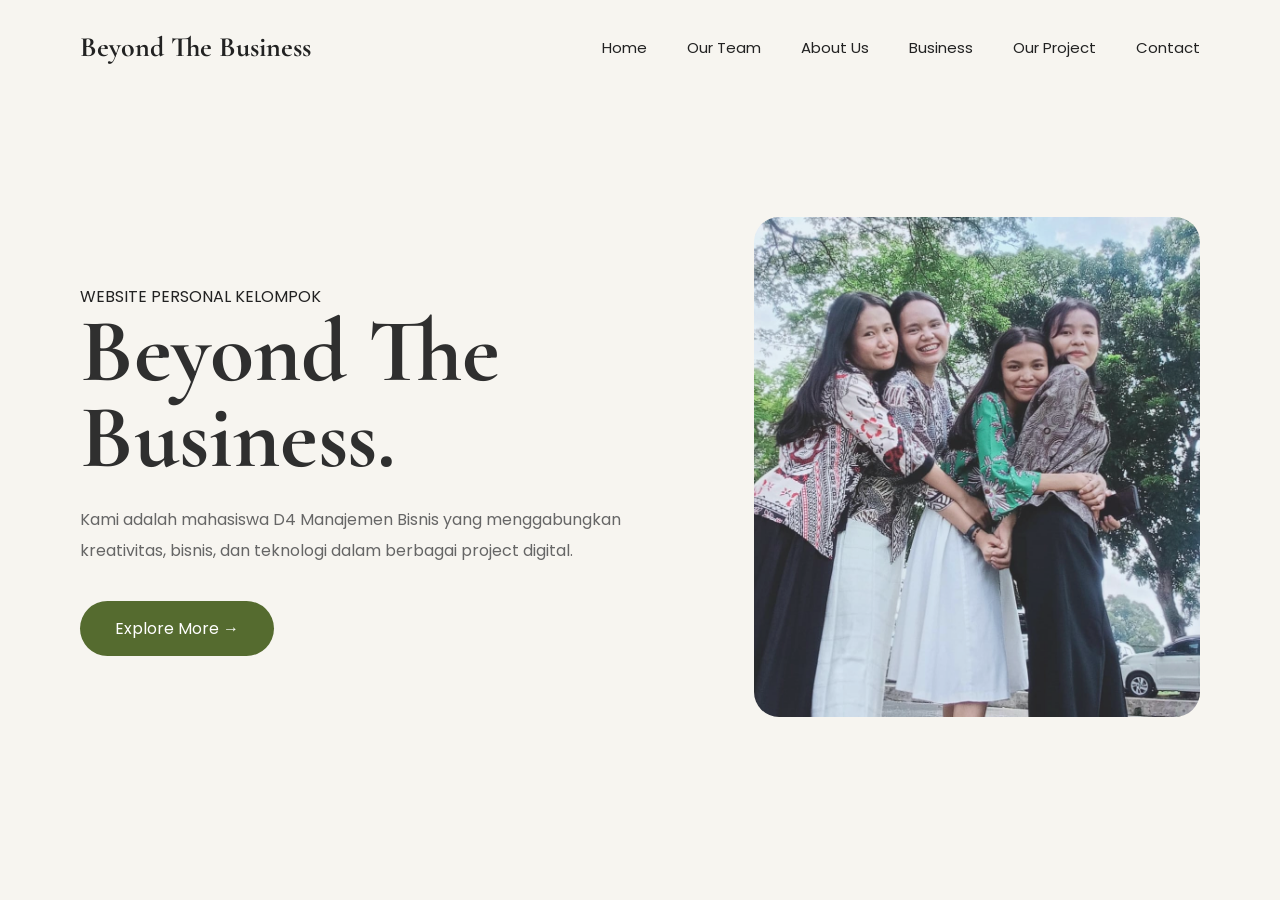
<file: index.html>
<!DOCTYPE html>
<html lang="id">
<head>
    <meta charset="UTF-8">
    <meta name="viewport" content="width=device-width, initial-scale=1.0">

    <title>Beyond The Business</title>

    <link rel="stylesheet" href="style.css">

    <link rel="preconnect" href="https://fonts.googleapis.com">
    <link rel="preconnect" href="https://fonts.gstatic.com" crossorigin>

    <link href="https://fonts.googleapis.com/css2?family=Cormorant+Garamond:wght@400;500;600;700&family=Poppins:wght@300;400;500;600&display=swap" rel="stylesheet">

</head>
<body>

    <!-- NAVBAR -->

    <nav>

        <div class="logo">
            Beyond The Business
        </div>

        <ul>

            <li>
                <a href="index.html">Home</a>
            </li>

            <li>
                <a href="team.html">Our Team</a>
            </li>

            <li>
                <a href="aboutus.html">About Us</a>
            </li>

            <li>
                <a href="business.html">Business</a>
            </li>

            <li>
                <a href="projectt.html">Our Project</a>
            </li>

            <li>
                <a href="contactt.html">Contact</a>
            </li>

        </ul>

    </nav>

    <!-- HERO -->

<section class="hero">

    <div class="hero-text">

        <p class="tag">
            WEBSITE PERSONAL KELOMPOK
        </p>

        <h1>
            Beyond The <br>
            Business.
        </h1>

        <p class="hero-desc">
            Kami adalah mahasiswa D4 Manajemen Bisnis yang
            menggabungkan kreativitas, bisnis, dan teknologi
            dalam berbagai project digital.
        </p>

        <a href="team.html" class="hero-btn">
            Explore More →
        </a>

    </div>

    <div class="hero-image">

        <img src="kami.jpeg" alt="Kelompok">

    </div>

</section>

</body>
</html>
</file>
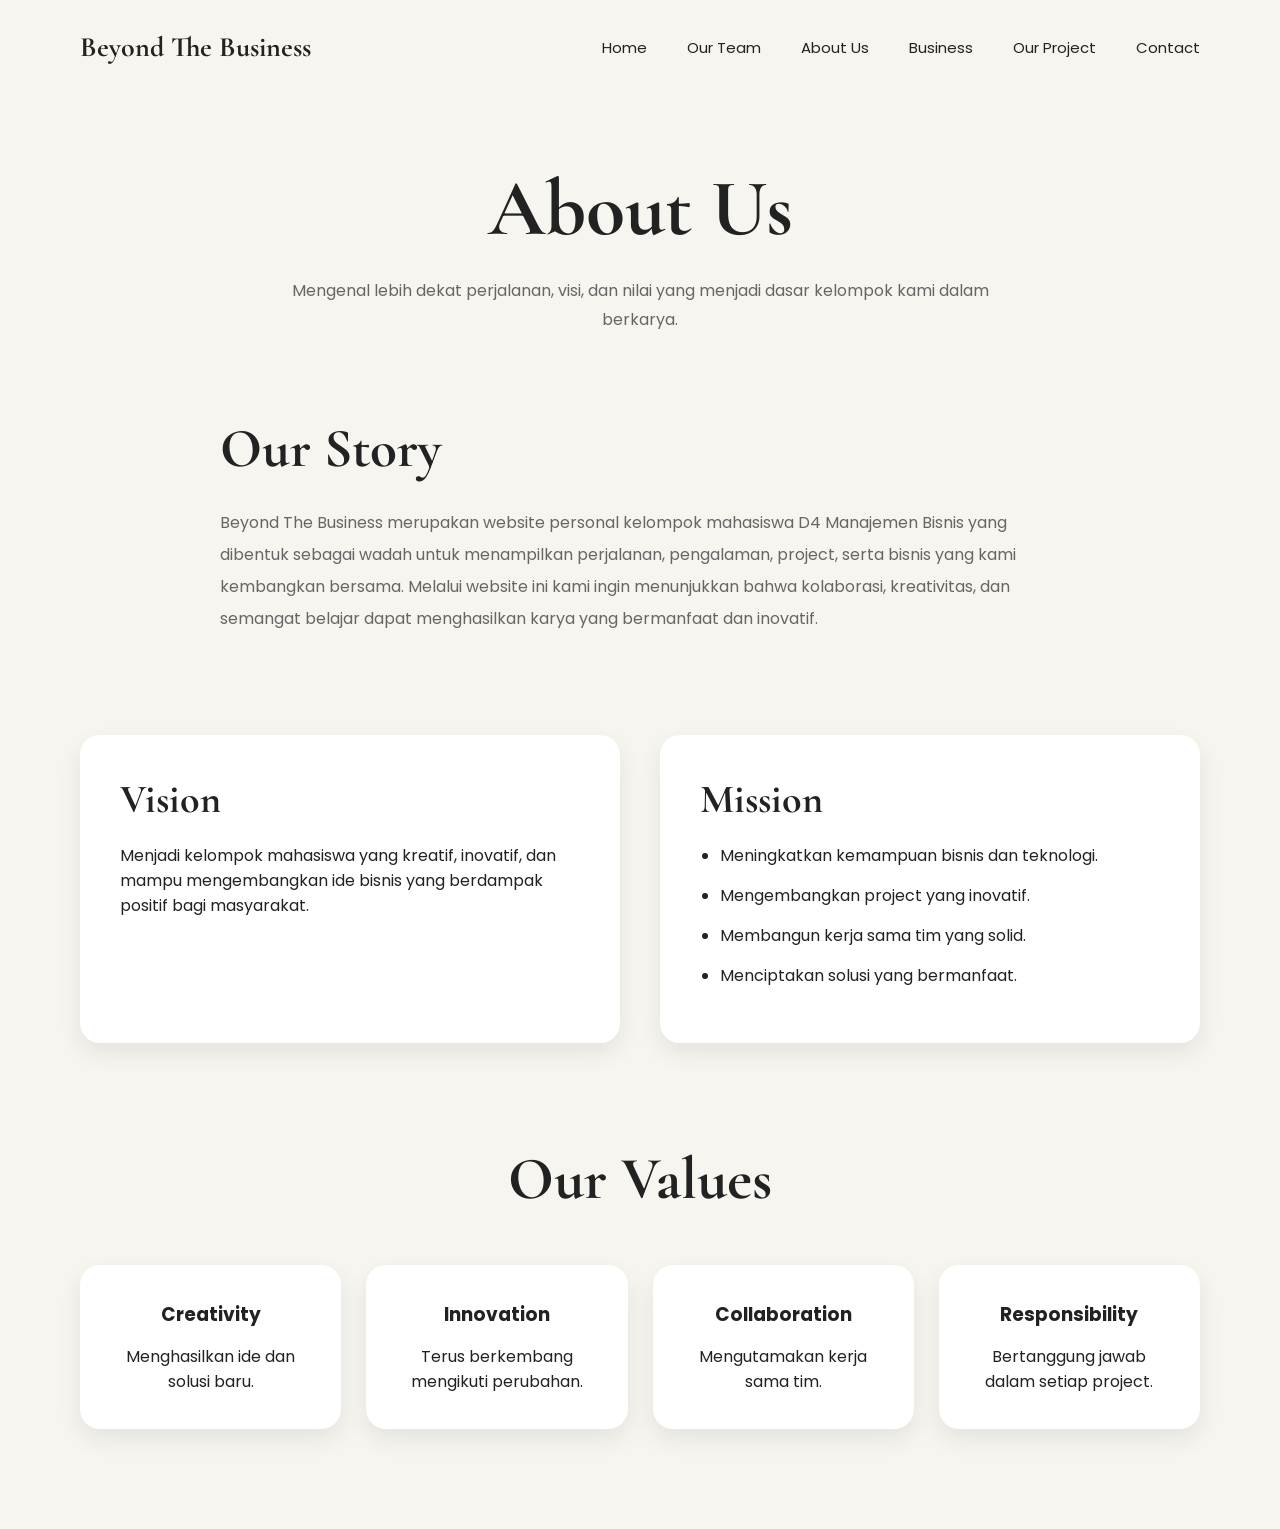
<file: aboutus.html>
<!DOCTYPE html>
<html lang="id">
<head>

<meta charset="UTF-8">
<meta name="viewport" content="width=device-width, initial-scale=1.0">

<title>About Us</title>

<link rel="stylesheet" href="style.css">

<link href="https://fonts.googleapis.com/css2?family=Cormorant+Garamond:wght@500;600;700&family=Poppins:wght@300;400;500&display=swap" rel="stylesheet">

</head>
<body>

<nav>

    <div class="logo">
        Beyond The Business
    </div>

    <ul>

        <li><a href="index.html">Home</a></li>
        <li><a href="team.html">Our Team</a></li>
        <li><a href="aboutus.html">About Us</a></li>
        <li><a href="business.html">Business</a></li>
        <li><a href="projectt.html">Our Project</a></li>
        <li><a href="contactt.html">Contact</a></li>

    </ul>

</nav>

<section class="about-header">

    <h1>About Us</h1>

    <p>
        Mengenal lebih dekat perjalanan, visi, dan nilai yang
        menjadi dasar kelompok kami dalam berkarya.
    </p>

</section>

<section class="story">

    <div class="story-text">

        <h2>Our Story</h2>

        <p>

            Beyond The Business merupakan website personal
            kelompok mahasiswa D4 Manajemen Bisnis yang
            dibentuk sebagai wadah untuk menampilkan
            perjalanan, pengalaman, project, serta bisnis
            yang kami kembangkan bersama.

            Melalui website ini kami ingin menunjukkan bahwa
            kolaborasi, kreativitas, dan semangat belajar
            dapat menghasilkan karya yang bermanfaat dan
            inovatif.

        </p>

    </div>

</section>

<section class="vision-mission">

    <div class="vision-box">

        <h2>Vision</h2>

        <p>
            Menjadi kelompok mahasiswa yang kreatif,
            inovatif, dan mampu mengembangkan ide bisnis
            yang berdampak positif bagi masyarakat.
        </p>

    </div>

    <div class="mission-box">

        <h2>Mission</h2>

        <ul>

            <li>Meningkatkan kemampuan bisnis dan teknologi.</li>

            <li>Mengembangkan project yang inovatif.</li>

            <li>Membangun kerja sama tim yang solid.</li>

            <li>Menciptakan solusi yang bermanfaat.</li>

        </ul>

    </div>

</section>

<section class="values">

    <h2>Our Values</h2>

    <div class="value-grid">

        <div class="value-card">

            <h3>Creativity</h3>

            <p>
                Menghasilkan ide dan solusi baru.
            </p>

        </div>

        <div class="value-card">

            <h3>Innovation</h3>

            <p>
                Terus berkembang mengikuti perubahan.
            </p>

        </div>

        <div class="value-card">

            <h3>Collaboration</h3>

            <p>
                Mengutamakan kerja sama tim.
            </p>

        </div>

        <div class="value-card">

            <h3>Responsibility</h3>

            <p>
                Bertanggung jawab dalam setiap project.
            </p>

        </div>

    </div>

</section>

</body>
</html>
</file>
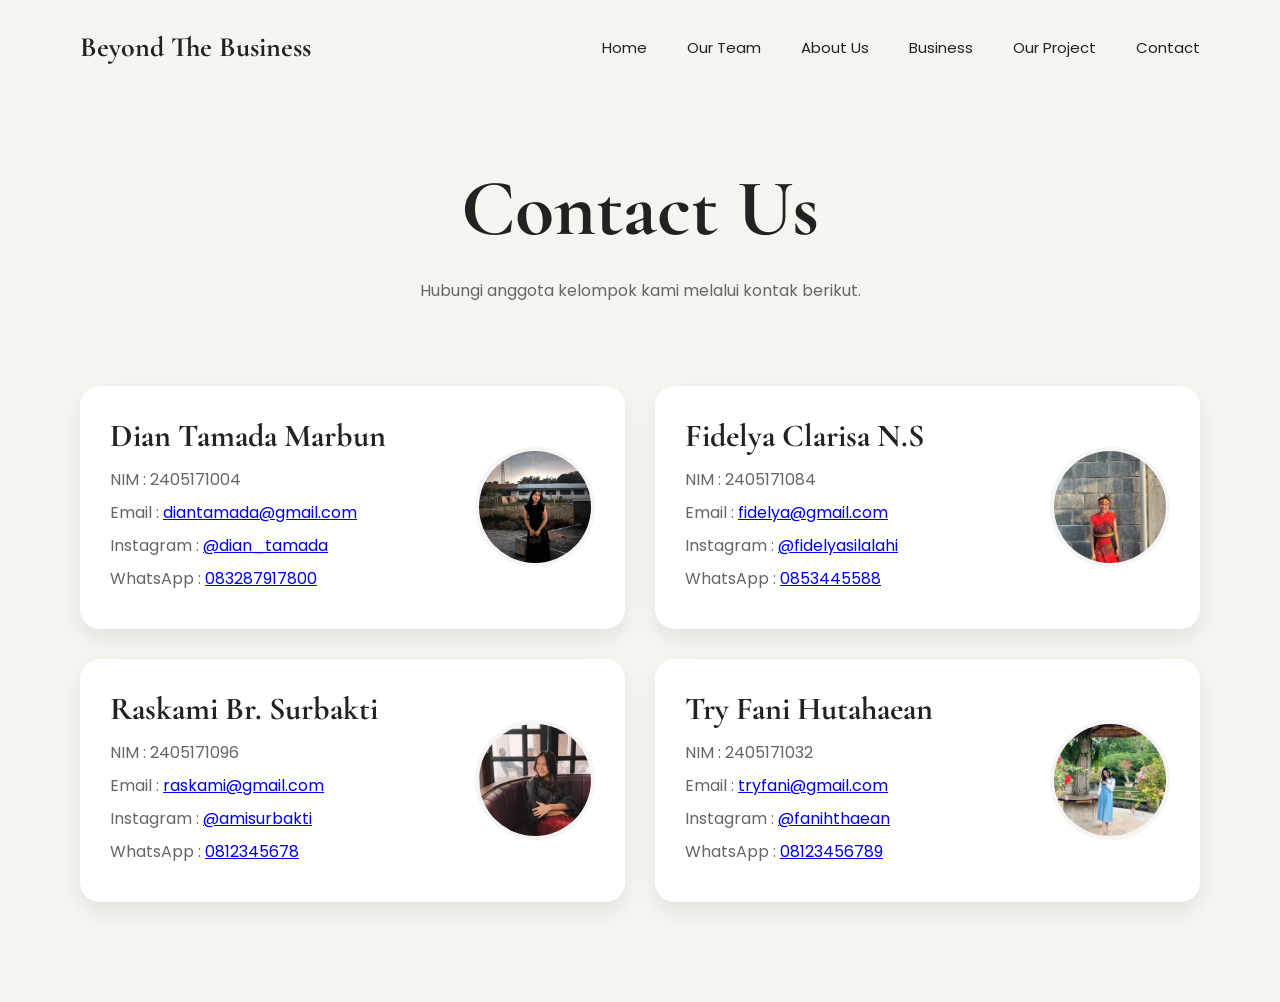
<file: contactt.html>
<!DOCTYPE html>
<html lang="id">
<head>

<meta charset="UTF-8">
<meta name="viewport" content="width=device-width, initial-scale=1.0">

<title>Contact</title>

<link rel="stylesheet" href="style.css">
<link href="https://fonts.googleapis.com/css2?family=Cormorant+Garamond:wght@500;600;700&family=Poppins:wght@300;400;500&display=swap" rel="stylesheet">

</head>
<body>

<nav>

    <div class="logo">
        Beyond The Business
    </div>

    <ul>

        <li><a href="index.html">Home</a></li>
        <li><a href="team.html">Our Team</a></li>
        <li><a href="aboutus.html">About Us</a></li>
        <li><a href="business.html">Business</a></li>
        <li><a href="projectt.html">Our Project</a></li>
        <li><a href="contactt.html">Contact</a></li>

    </ul>

</nav>

<section class="contact-header">

    <h1>Contact Us</h1>

    <p>
        Hubungi anggota kelompok kami melalui kontak berikut.
    </p>

</section>

<section class="contact-grid">

<div class="contact-card">

    <div class="contact-info">

        <h2>Dian Tamada Marbun</h2>

        <p>NIM : 2405171004</p>

        <p>
			Email :
			<a href="mailto:diantamada@gmail.com">
			diantamada@gmail.com
			</a>
		</p>

        <p>
			Instagram :
			<a href="https://instagram.com/dian_tamada"
			   target="_blank">
			@dian_tamada
			</a>
		</p>

        <p>
			WhatsApp :
			<a href="https://wa.me/083287917800"
			   target="_blank">
			083287917800
			</a>
		</p>

    </div>

    <img src="diannn.jpeg" alt="Dian Tamada Marbun">

</div>

<div class="contact-card">

    <div class="contact-info">

        <h2>Fidelya Clarisa N.S</h2>

        <p>NIM : 2405171084</p>

        <p>
			Email :
			<a href="mailto:fidelya@gmail.com">
			fidelya@gmail.com
			</a>
		</p>

        <p>
			Instagram :
			<a href="https://instagram.com/fidelyasilalahi"
			   target="_blank">
			@fidelyasilalahi
			</a>
		</p>

        <p>
			WhatsApp :
			<a href="https://wa.me/62853445588"
			   target="_blank">
			0853445588
			</a>
		</p>

    </div>

    <img src="pidel.jpeg" alt="Fidelya Clarisa N.S">

</div>

<div class="contact-card">

    <div class="contact-info">

        <h2>Raskami Br. Surbakti</h2>

        <p>NIM : 2405171096</p>

        <p>
			Email :
			<a href="mailto:raskami@gmail.com">
			raskami@gmail.com
			</a>
		</p>

         <p>
			Instagram :
			<a href="https://instagram.com/amisurbakti"
			   target="_blank">
			@amisurbakti
			</a>
		</p>

        <p>
			WhatsApp :
			<a href="https://wa.me/62812345678"
			   target="_blank">
			0812345678
			</a>
		</p>

    </div>

    <img src="ami.jpeg" alt="Raskami Br. Surbakti">

</div>

<div class="contact-card">

    <div class="contact-info">

        <h2>Try Fani Hutahaean</h2>

        <p>NIM : 2405171032</p>

        <p>
			Email :
			<a href="mailto:tryfani@gmail.com">
			tryfani@gmail.com
			</a>
			</p>

        <p>
			Instagram :
			<a href="https://instagram.com/fanihthaean"
			   target="_blank">
			@fanihthaean
			</a>
			</p>

        <p>
			WhatsApp :
			<a href="https://wa.me/628123456789"
			   target="_blank">
			08123456789
			</a>
			</p>

    </div>

    <img src="fanii.jpeg" alt="Try Fani Hutahaean">

</div>

    </div>

</section>

</body>
</html>
</file>
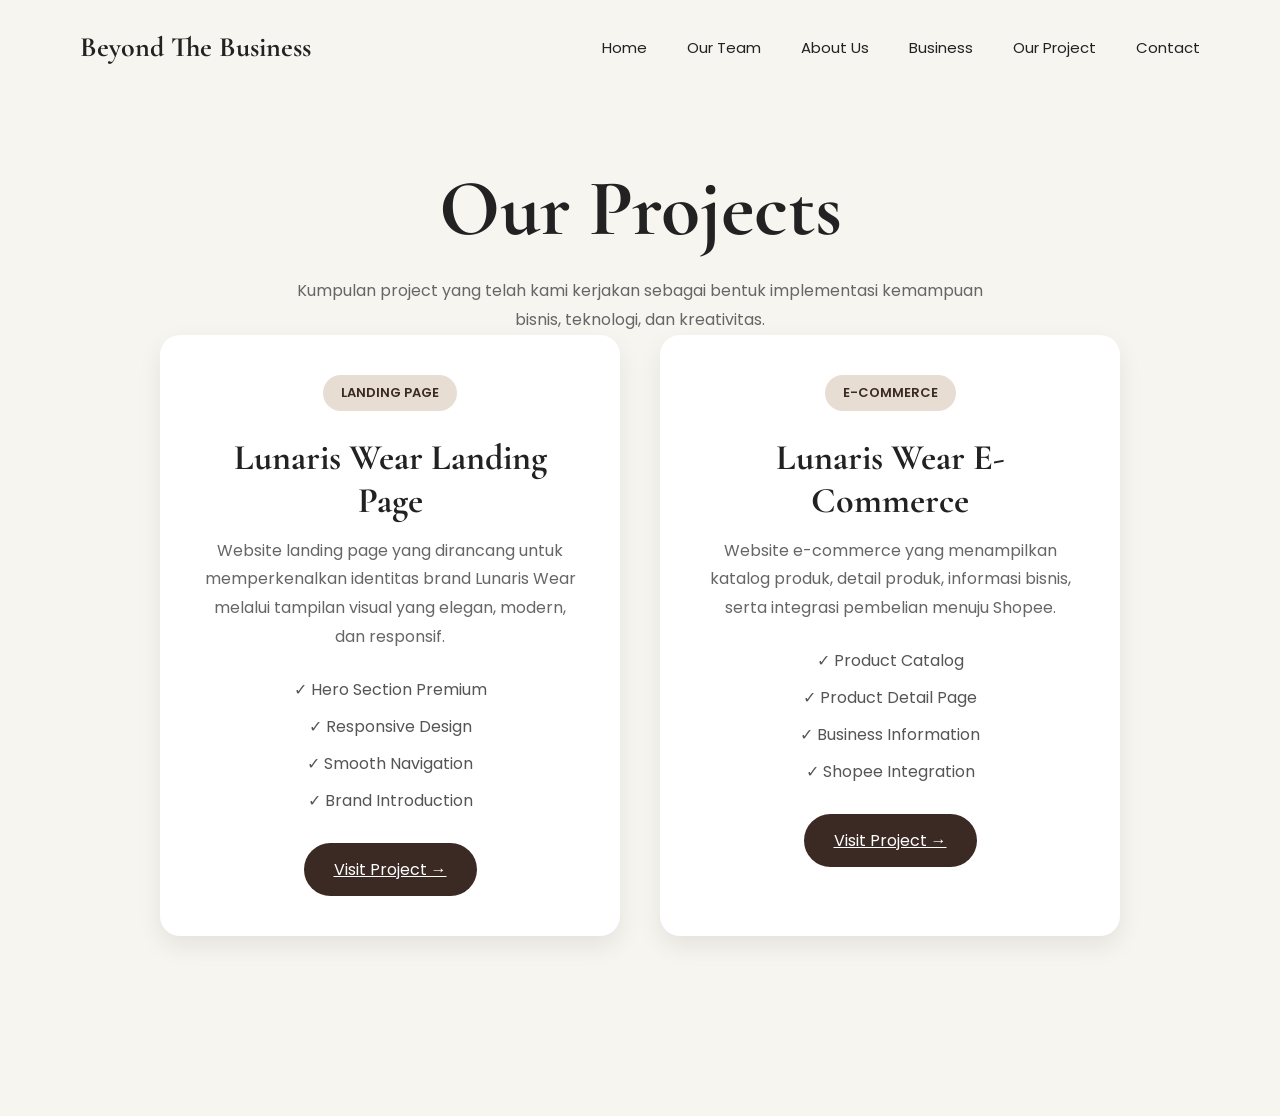
<file: projectt.html>
<!DOCTYPE html>
<html lang="id">
<head>

<meta charset="UTF-8">
<meta name="viewport" content="width=device-width, initial-scale=1.0">

<title>Our Project</title>

<link rel="stylesheet" href="style.css">
<link href="https://fonts.googleapis.com/css2?family=Cormorant+Garamond:wght@500;600;700&family=Poppins:wght@300;400;500&display=swap" rel="stylesheet">
</head>
<body>

<nav>

    <div class="logo">
        Beyond The Business
    </div>

    <ul>

        <li><a href="index.html">Home</a></li>
        <li><a href="team.html">Our Team</a></li>
        <li><a href="aboutus.html">About Us</a></li>
        <li><a href="business.html">Business</a></li>
        <li><a href="projectt.html">Our Project</a></li>
        <li><a href="contactt.html">Contact</a></li>

    </ul>

</nav>

<section class="project-header">

    <h1>Our Projects</h1>

    <p>
        Kumpulan project yang telah kami kerjakan sebagai bentuk
        implementasi kemampuan bisnis, teknologi, dan kreativitas.
    </p>

<section class="project-grid">

    <!-- PROJECT 1 -->

    <div class="project-card">

        <div class="project-tag">
            LANDING PAGE
        </div>

        <h2>Lunaris Wear Landing Page</h2>

        <p>
            Website landing page yang dirancang untuk memperkenalkan
            identitas brand Lunaris Wear melalui tampilan visual yang
            elegan, modern, dan responsif.
        </p>

        <ul class="feature-list">

            <li>✓ Hero Section Premium</li>

            <li>✓ Responsive Design</li>

            <li>✓ Smooth Navigation</li>

            <li>✓ Brand Introduction</li>

        </ul>

        <a href="https://trifanihutahaean-pixel.github.io/Lunaris-Wear-landing-page/"
           target="_blank"
           class="project-btn">

            Visit Project →

        </a>

    </div>

    <!-- PROJECT 2 -->

    <div class="project-card">

        <div class="project-tag">
            E-COMMERCE
        </div>

        <h2>Lunaris Wear E-Commerce</h2>

        <p>
            Website e-commerce yang menampilkan katalog produk,
            detail produk, informasi bisnis, serta integrasi
            pembelian menuju Shopee.
        </p>

        <ul class="feature-list">

            <li>✓ Product Catalog</li>

            <li>✓ Product Detail Page</li>

            <li>✓ Business Information</li>

            <li>✓ Shopee Integration</li>

        </ul>

        <a href="https://trifanihutahaean-pixel.github.io/E-commerce-Lunaris-Wear/"
           target="_blank"
           class="project-btn">

            Visit Project →

        </a>

    </div>

</section>

</body>
</html>
</file>
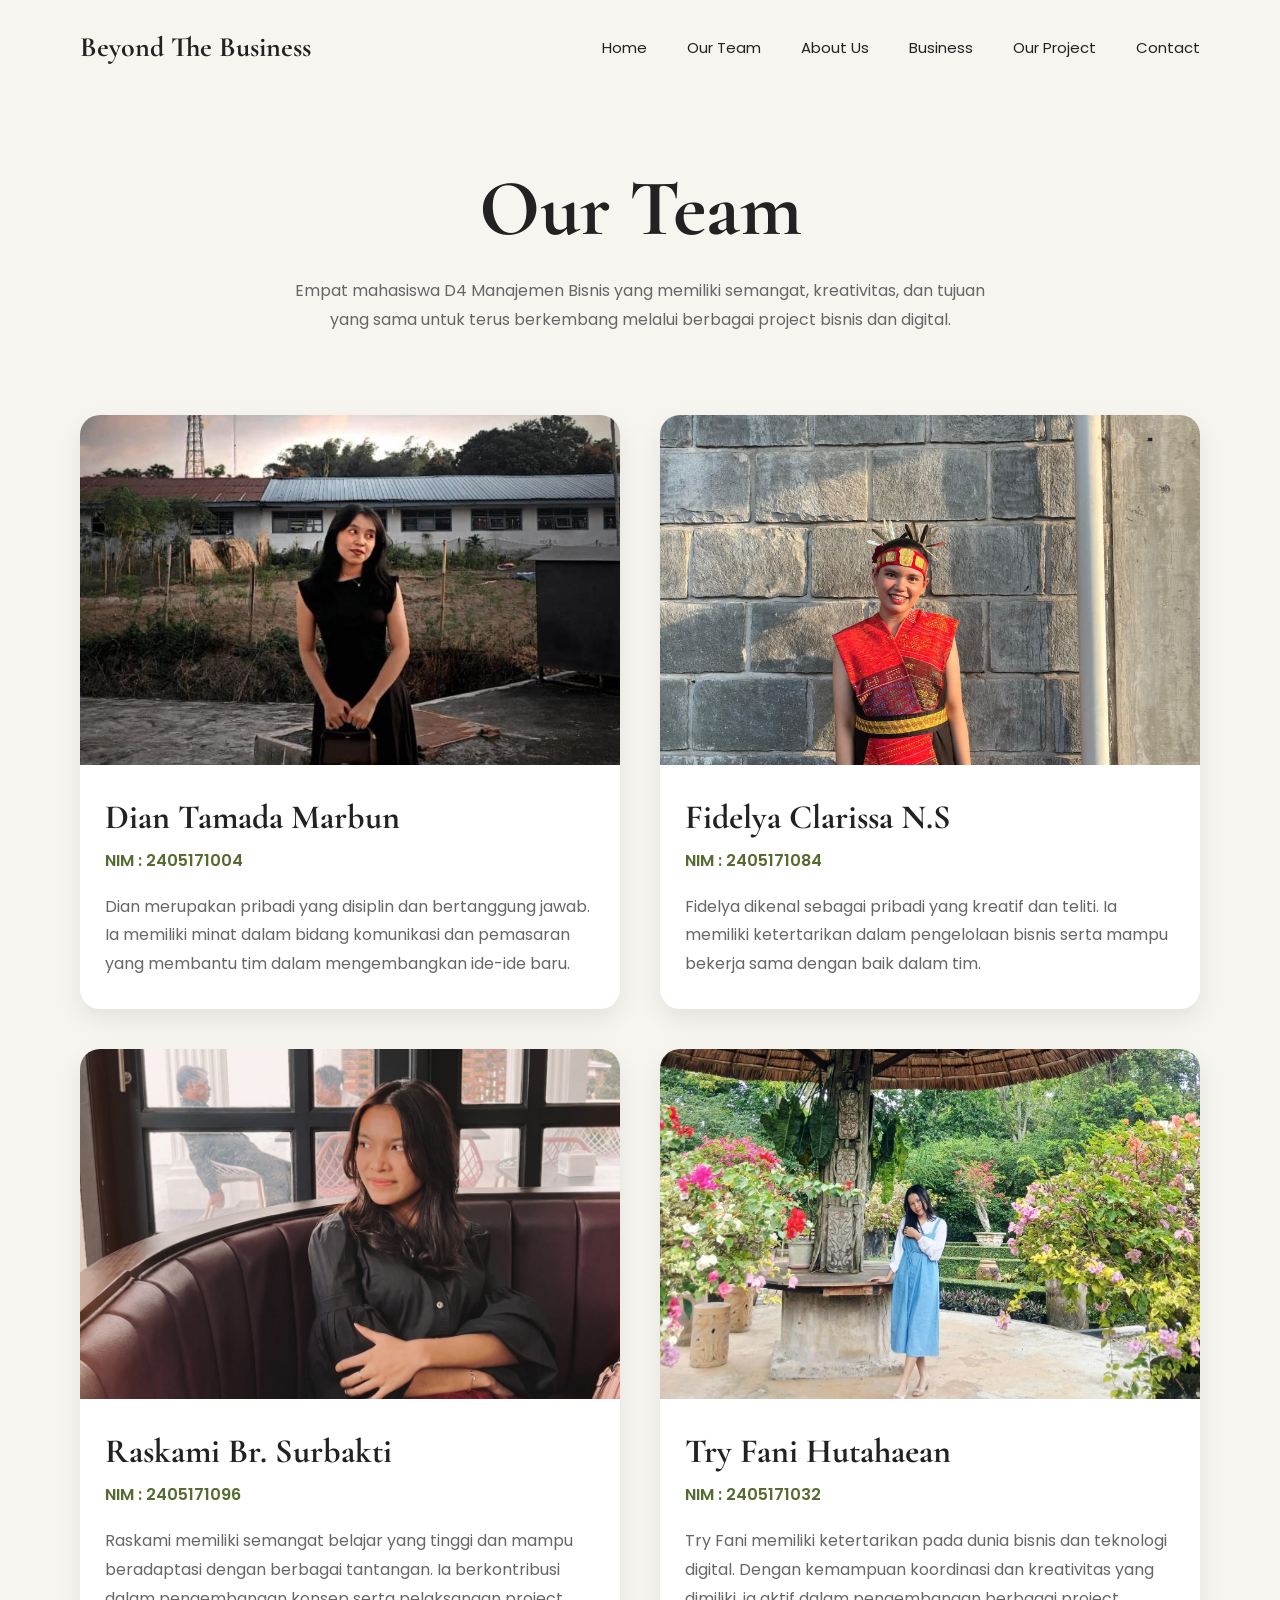
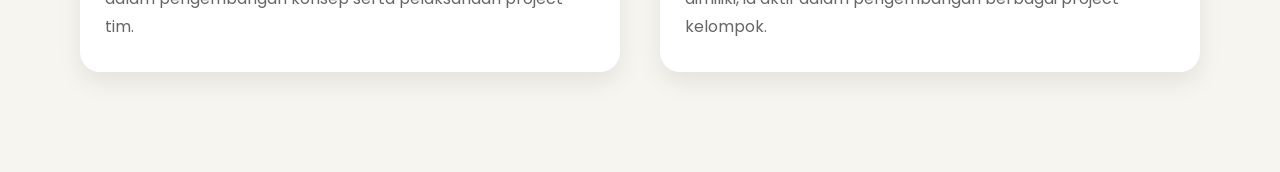
<file: team.html>
<!DOCTYPE html>
<html lang="id">
<head>
<meta charset="UTF-8">
<meta name="viewport" content="width=device-width, initial-scale=1.0">

<title>Our Team</title>

<link rel="stylesheet" href="style.css">

<link href="https://fonts.googleapis.com/css2?family=Cormorant+Garamond:wght@500;600;700&family=Poppins:wght@300;400;500&display=swap" rel="stylesheet">

</head>
<body>

<nav>

    <div class="logo">
        Beyond The Business
    </div>

    <ul>

        <li><a href="index.html">Home</a></li>
        <li><a href="team.html">Our Team</a></li>
        <li><a href="aboutus.html">About Us</a></li>
        <li><a href="business.html">Business</a></li>
        <li><a href="projectt.html">Our Project</a></li>
        <li><a href="contactt.html">Contact</a></li>

    </ul>

</nav>

<section class="team-header">

    <h1>Our Team</h1>

    <p>
        Empat mahasiswa D4 Manajemen Bisnis yang memiliki semangat,
        kreativitas, dan tujuan yang sama untuk terus berkembang
        melalui berbagai project bisnis dan digital.
    </p>

</section>

<section class="team-container">

    <!-- ANGGOTA 1 -->

    <div class="member">

        <img src="diannn.jpeg">

        <h2>Dian Tamada Marbun</h2>

        <span>NIM : 2405171004</span>

        <p>
            Dian merupakan pribadi yang disiplin dan bertanggung jawab.
            Ia memiliki minat dalam bidang komunikasi dan pemasaran
            yang membantu tim dalam mengembangkan ide-ide baru.
			
        </p>

    </div>

    <!-- ANGGOTA 2 -->

    <div class="member">

        <img src="pidel.jpeg">

        <h2>Fidelya Clarissa N.S</h2>

        <span>NIM : 2405171084</span>

        <p>
            Fidelya dikenal sebagai pribadi yang kreatif dan teliti.
           Ia memiliki ketertarikan dalam pengelolaan bisnis serta
            mampu bekerja sama dengan baik dalam tim.
        </p>

    </div>

    <!-- ANGGOTA 3 -->

    <div class="member">

        <img src="ami.jpeg">

        <h2>Raskami Br. Surbakti</h2>

        <span>NIM : 2405171096</span>

        <p>
            Raskami memiliki semangat belajar yang tinggi dan mampu
            beradaptasi dengan berbagai tantangan. Ia berkontribusi
            dalam pengembangan konsep serta pelaksanaan project tim.
        </p>

    </div>

    <!-- ANGGOTA 4 -->

    <div class="member">

        <img src="fanii.jpeg">

        <h2>Try Fani Hutahaean</h2>

        <span>NIM : 2405171032</span>

        <p>
            Try Fani memiliki ketertarikan pada dunia bisnis dan
            teknologi digital. Dengan kemampuan koordinasi dan
            kreativitas yang dimiliki, ia aktif dalam pengembangan
            berbagai project kelompok.
        </p>

    </div>

</section>

</body>
</html>
</file>
<file: style.css>
*{
    margin:0;
    padding:0;
    box-sizing:border-box;
}

html{
    scroll-behavior:smooth;
}

body{
    font-family:'Poppins',sans-serif;
    background:#f7f5f0;
    color:#222;
}

/* ================= NAVBAR ================= */

nav{
    width:100%;

    position:fixed;
    top:0;
    left:0;

    display:flex;
    justify-content:space-between;
    align-items:center;

    padding:30px 80px;

    background:rgba(247,245,240,0.95);

    backdrop-filter:blur(10px);

    z-index:999;
}

.logo{
    font-size:28px;
    font-weight:700;
    font-family:'Cormorant Garamond',serif;
}

nav ul{
    display:flex;
    gap:40px;

    list-style:none;
}

nav a{
    text-decoration:none;
    color:#222;

    font-size:15px;

    transition:0.3s;
}

nav a:hover{
    color:#5c6a3d;
}

/* ================= HERO ================= */

.hero{

    min-height:100vh;

    display:flex;

    align-items:center;

    justify-content:space-between;

    gap:60px;

    padding:120px 80px 80px;
}

.hero-text{

    width:55%;
}

.hero-image{

    width:40%;
}

.hero-image img{

    width:100%;

    height:500px;

    object-fit:cover;

    border-radius:25px;

    opacity:0.85;
}

.hero h1{

    font-size:90px;

    line-height:0.95;

    font-family:'Cormorant Garamond',serif;

    color:#2f2f2f;

    margin-bottom:25px;
}

.hero-desc{

    max-width:550px;

    line-height:1.9;

    color:#666;

    margin-bottom:35px;
}

.hero-btn{

    display:inline-block;

    padding:15px 35px;

    background:#556b2f;

    color:white;

    border-radius:50px;

    text-decoration:none;
}

/* ================= RESPONSIVE ================= */

@media(max-width:900px){

    nav{
        padding:25px;
    }

    nav ul{
        display:none;
    }

    .hero{
        padding:140px 25px 50px;
    }

    .hero h1{
        font-size:70px;
    }

    .hero-desc{
        width:100%;
    }

    .hero-image{
        height:350px;
    }

}

/* ================= TEAM PAGE ================= */

.team-header{

    padding:160px 80px 60px;

    text-align:center;
}

.team-header h1{

    font-size:80px;

    font-family:'Cormorant Garamond',serif;

    margin-bottom:20px;
}

.team-header p{

    max-width:700px;

    margin:auto;

    line-height:1.8;

    color:#666;
}

.team-container{

    padding:20px 80px 100px;

    display:grid;

    grid-template-columns:repeat(2,1fr);

    gap:40px;
}

.member{

    background:white;

    border-radius:20px;

    overflow:hidden;

    box-shadow:0 10px 25px rgba(0,0,0,0.08);

    transition:0.3s;
}

.member:hover{

    transform:translateY(-10px);
}

.member img{

    width:100%;

    height:350px;

    object-fit:cover;
}

.member h2{

    padding:25px 25px 10px;

    font-family:'Cormorant Garamond',serif;

    font-size:34px;
}

.member span{

    padding:0 25px;

    color:#556b2f;

    font-weight:600;

    display:block;
}

.member p{

    padding:20px 25px 30px;

    line-height:1.8;

    color:#666;
}

@media(max-width:900px){

    .team-container{

        grid-template-columns:1fr;

        padding:20px;
    }

}

/* ================= ABOUT PAGE ================= */

.about-header{

    padding:160px 80px 80px;

    text-align:center;
}

.about-header h1{

    font-size:80px;

    font-family:'Cormorant Garamond',serif;

    margin-bottom:20px;
}

.about-header p{

    max-width:700px;

    margin:auto;

    line-height:1.8;

    color:#666;
}

.story{

    max-width:1000px;

    margin:auto;

    padding:0 80px 100px;
}

.story h2{

    font-size:55px;

    margin-bottom:25px;

    font-family:'Cormorant Garamond',serif;
}

.story p{

    line-height:2;

    color:#666;
}

.vision-mission{

    padding:0 80px 100px;

    display:grid;

    grid-template-columns:1fr 1fr;

    gap:40px;
}

.vision-box,
.mission-box{

    background:white;

    padding:40px;

    border-radius:20px;

    box-shadow:0 10px 25px rgba(0,0,0,0.08);
}

.vision-box h2,
.mission-box h2{

    margin-bottom:20px;

    font-size:40px;

    font-family:'Cormorant Garamond',serif;
}

.mission-box ul{

    padding-left:20px;
}

.mission-box li{

    margin-bottom:15px;
}

.values{

    padding:0 80px 100px;

    text-align:center;
}

.values h2{

    font-size:60px;

    margin-bottom:50px;

    font-family:'Cormorant Garamond',serif;
}

.value-grid{

    display:grid;

    grid-template-columns:repeat(4,1fr);

    gap:25px;
}

.value-card{

    background:white;

    padding:35px;

    border-radius:20px;

    box-shadow:0 10px 25px rgba(0,0,0,0.08);
}

.value-card h3{

    margin-bottom:15px;
}

/* ================= BUSINESS ================= */

.business-hero{

    padding:160px 80px 100px;

    display:flex;

    align-items:center;

    justify-content:space-between;

    gap:60px;
}

.business-text{

    width:50%;
}

.business-text h1{

    font-size:90px;

    font-family:'Cormorant Garamond',serif;

    margin-bottom:25px;
}

.business-text p{

    line-height:2;

    color:#666;

    margin-bottom:30px;
}

.shop-btn{

    display:inline-block;

    padding:15px 35px;

    background:#556b2f;

    color:white;

    text-decoration:none;

    border-radius:40px;
}

.business-image{

    width:45%;
}

.business-image img{

    width:100%;

    border-radius:20px;
}

.business-about{

    padding:0 80px 100px;

    text-align:center;
}

.business-about h2{

    font-size:60px;

    font-family:'Cormorant Garamond',serif;

    margin-bottom:20px;
}

.business-about p{

    max-width:800px;

    margin:auto;

    line-height:2;

    color:#666;
}

.business-info{

    padding:0 80px 100px;

    display:grid;

    grid-template-columns:repeat(3,1fr);

    gap:30px;
}

.info-card{

    background:white;

    padding:35px;

    border-radius:20px;

    text-align:center;

    box-shadow:0 10px 25px rgba(0,0,0,0.08);
}

.featured-products{

    padding:0 80px 100px;
}

.featured-products h2{

    text-align:center;

    font-size:60px;

    font-family:'Cormorant Garamond',serif;

    margin-bottom:50px;
}

.product-grid{

    display:grid;

    grid-template-columns:repeat(4,1fr);

    gap:25px;
}

.product-card{

    background:white;

    border-radius:20px;

    overflow:hidden;

    box-shadow:0 10px 25px rgba(0,0,0,0.08);
}

.product-card img{

    width:100%;

    height:300px;

    object-fit:cover;
}

.product-card h3{

    padding:20px 20px 10px;
}

.product-card p{

    padding:0 20px 20px;

    color:#666;
}

/* ================= PROJECT ================= */

.project-header{

    padding:160px 80px 80px;

    text-align:center;
}

.project-header h1{

    font-size:80px;

    font-family:'Cormorant Garamond',serif;

    margin-bottom:20px;
}

.project-header p{

    max-width:700px;

    margin:auto;

    color:#666;

    line-height:1.8;
}

.project-grid{

    max-width:1200px;

    margin:auto;

    padding:0 80px 100px;

    display:grid;

    grid-template-columns:repeat(2,1fr);

    gap:40px;
}

.project-card{

    background:white;

    padding:40px;

    border-radius:20px;

    box-shadow:0 10px 25px rgba(0,0,0,0.08);

    transition:0.3s;
}

.project-card:hover{

    transform:translateY(-8px);
}

.project-tag{

    display:inline-block;

    padding:8px 18px;

    background:#e7ddd3;

    color:#3b2a24;

    border-radius:30px;

    font-size:13px;

    font-weight:600;

    margin-bottom:25px;
}

.project-card h2{

    font-size:36px;

    font-family:'Cormorant Garamond',serif;

    margin-bottom:15px;
}

.project-card p{

    color:#666;

    line-height:1.8;

    margin-bottom:25px;
}

.feature-list{

    list-style:none;

    margin-bottom:30px;
}

.feature-list li{

    margin-bottom:12px;

    color:#555;
}

.project-btn{

    display:inline-block;

    padding:14px 30px;

    background:#3b2a24;

    color:white;

    border-radius:40px;

    transition:0.3s;
}

.project-btn:hover{

    background:#241915;
}

@media(max-width:900px){

    .project-grid{

        grid-template-columns:1fr;

        padding:0 25px 80px;
    }

    .project-header{

        padding:140px 25px 60px;
    }

    .project-header h1{

        font-size:55px;
    }
}
/* ================= CONTACT ================= */

.contact-header{

    padding:160px 80px 80px;

    text-align:center;
}

.contact-header h1{

    font-size:80px;

    font-family:'Cormorant Garamond',serif;

    margin-bottom:20px;
}

.contact-header p{

    color:#666;

    line-height:1.8;
}

.contact-grid{

    padding:0 80px 100px;

    display:grid;

    grid-template-columns:repeat(2,1fr);

    gap:30px;
}

.contact-card{

    background:white;

    padding:30px;

    border-radius:20px;

    box-shadow:0 10px 25px rgba(0,0,0,0.08);

    display:flex;

    justify-content:space-between;

    align-items:center;

    gap:20px;

    transition:0.3s;
}

.contact-card:hover{

    transform:translateY(-5px);
}

.contact-info{

    flex:1;
}

.contact-info h2{

    margin-bottom:12px;

    font-size:32px;

    font-family:'Cormorant Garamond',serif;
}

.contact-info p{

    margin-bottom:8px;

    color:#666;
}

.contact-card img{

    width:120px;

    height:120px;

    border-radius:50%;

    object-fit:cover;

    flex-shrink:0;

    border:4px solid #f5f5f5;
}
</file>
